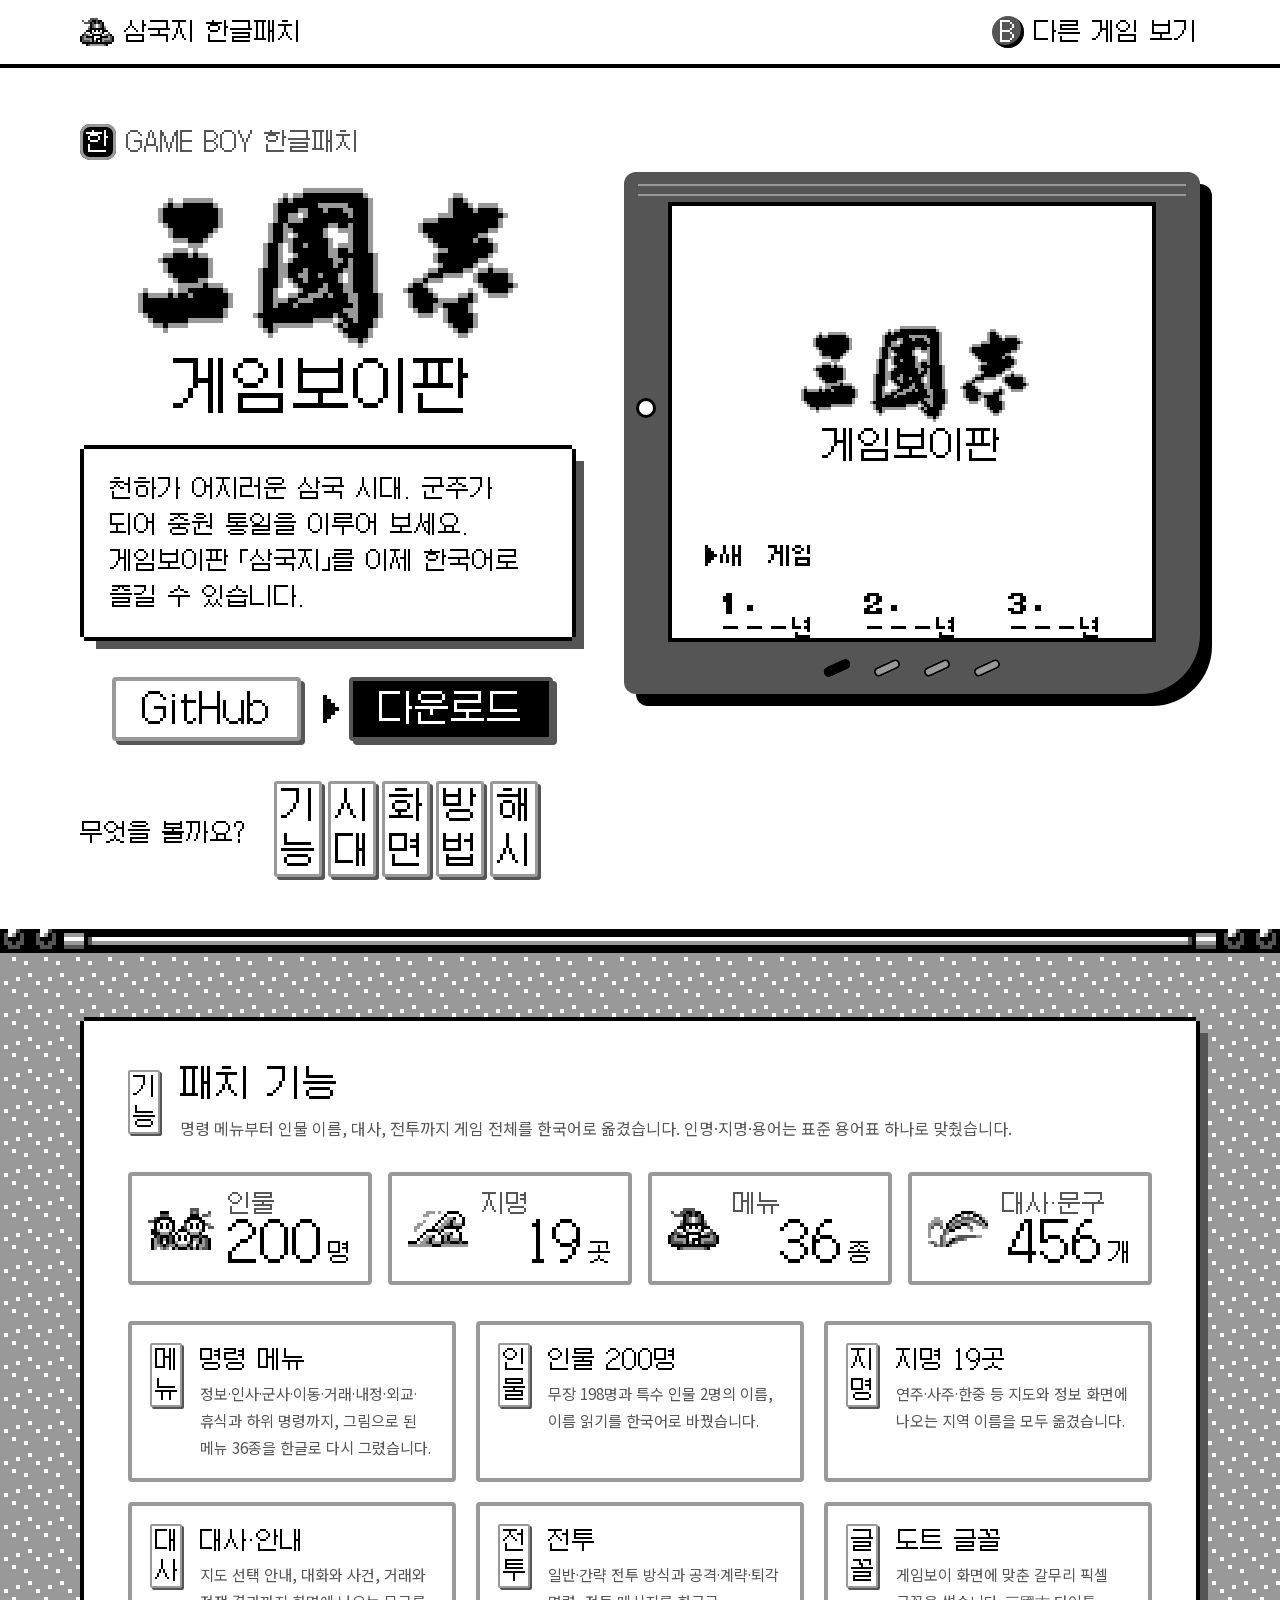
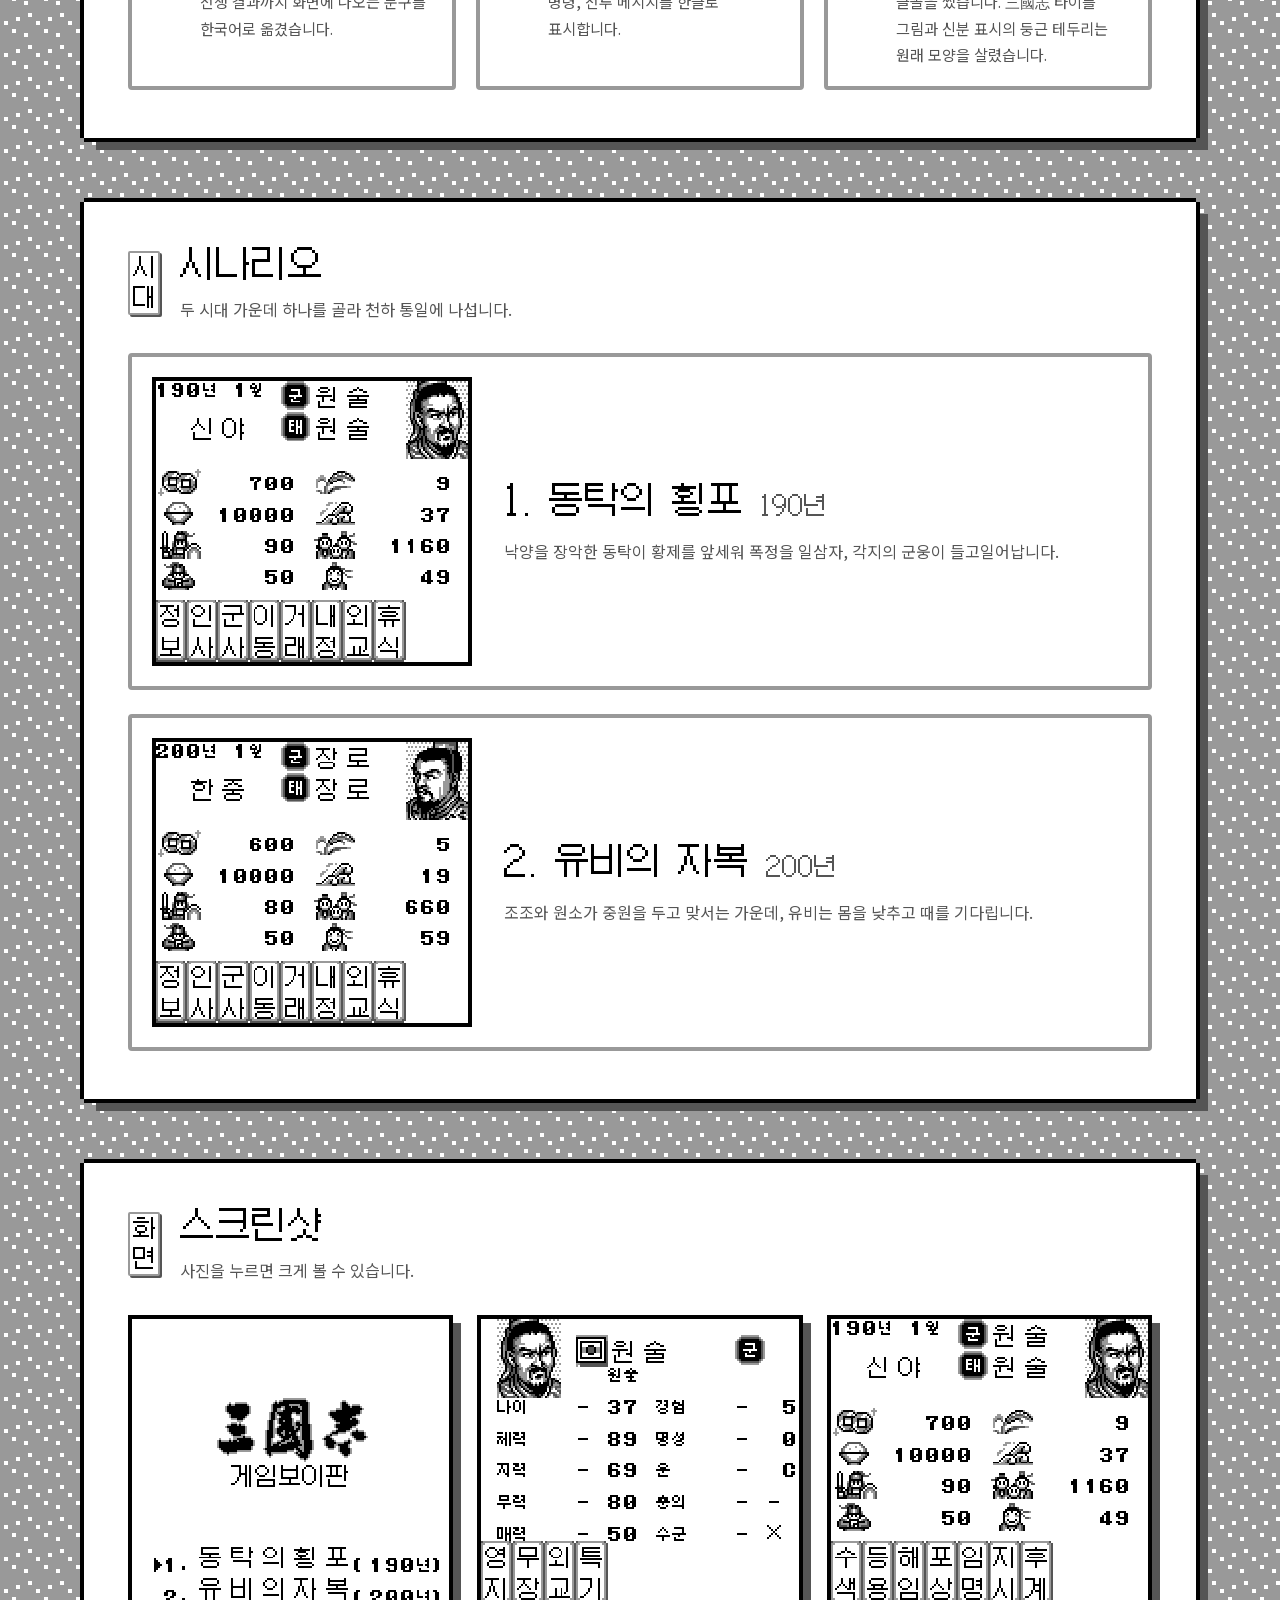
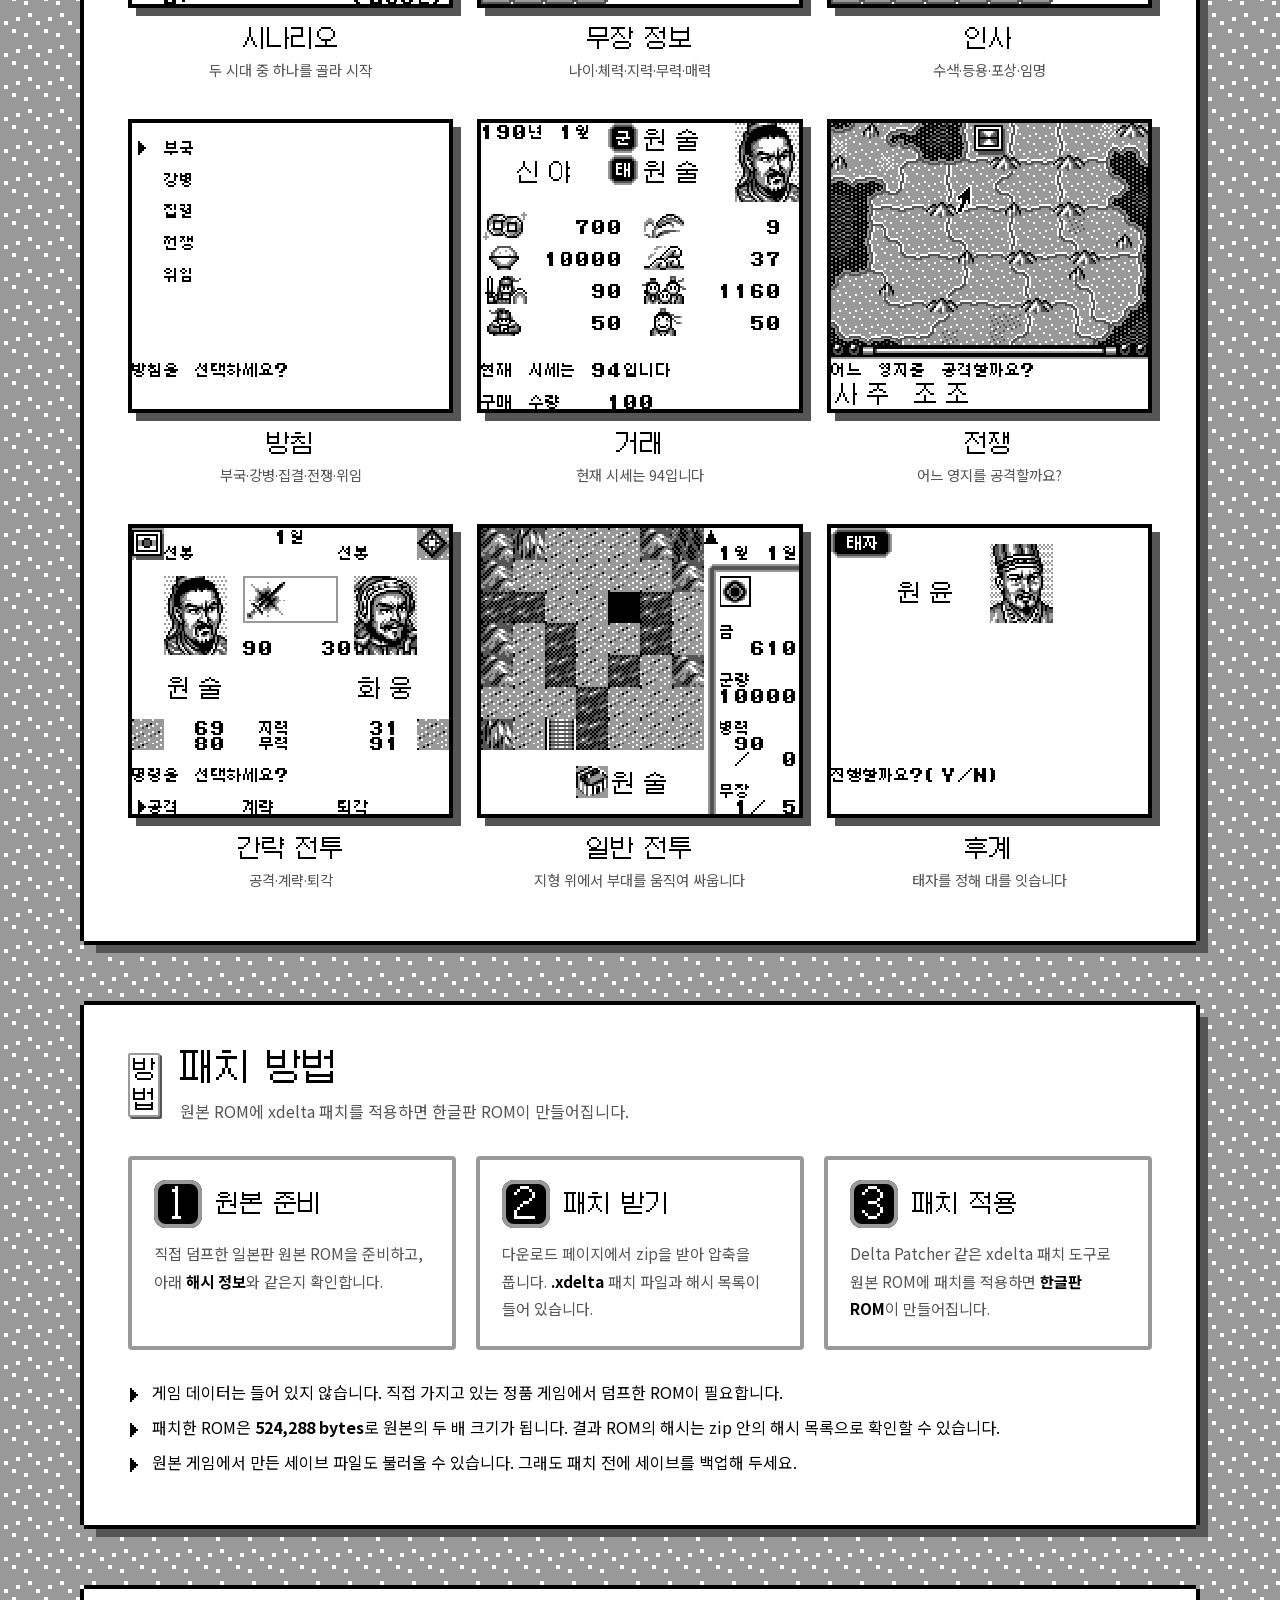
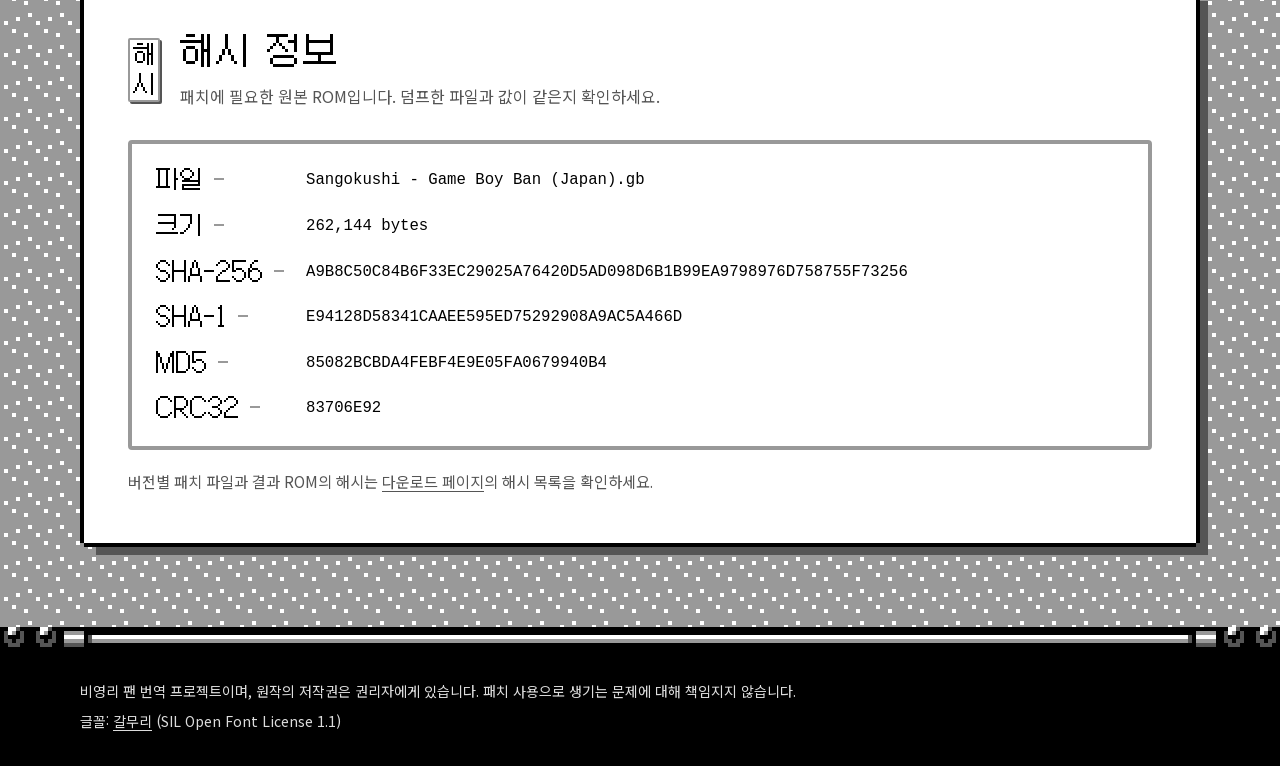
<file: gb-sangokushi-kr/index.html>
<!doctype html>
<html lang="ko">
<head>
  <meta charset="utf-8">
  <meta name="viewport" content="width=device-width, initial-scale=1">
  <meta name="color-scheme" content="light">
  <title>삼국지 한글패치 - 三國志 게임보이판 (GAME BOY)</title>
  <meta name="description" content="게임보이 역사 시뮬레이션 「삼국지 게임보이판」 한글패치. 명령 메뉴 36종, 인물 200명, 지명 19곳과 대사·전투 메시지를 한국어로 옮겼습니다.">
  <link rel="canonical" href="https://rnrmfdlapdlf.github.io/gb-sangokushi-kr/">
  <meta property="og:type" content="website">
  <meta property="og:site_name" content="rnrmfdlapdlf의 프로젝트">
  <meta property="og:title" content="삼국지 게임보이판 한글패치">
  <meta property="og:description" content="게임보이 「삼국지」 한글패치. 명령 메뉴·인물·지명·대사·전투 메시지 한글화.">
  <meta property="og:url" content="https://rnrmfdlapdlf.github.io/gb-sangokushi-kr/">
  <meta property="og:image" content="https://raw.githubusercontent.com/rnrmfdlapdlf/gb-sangokushi-kr/main/samples/sample1.jpg">
  <meta property="og:image:width" content="640">
  <meta property="og:image:height" content="576">
  <meta name="twitter:card" content="summary_large_image">
  <link rel="icon" type="image/svg+xml" href="data:image/svg+xml,%3Csvg xmlns='http://www.w3.org/2000/svg' viewBox='0 0 16 16' shape-rendering='crispEdges'%3E%3Crect x='1' y='1' width='14' height='14' fill='%23fff' stroke='%23000' stroke-width='2'/%3E%3Cpath d='M5 4h6v2H5zM6 7h4v2H6zM3 10h10v3H3z' fill='%23000'/%3E%3C/svg%3E">
  <link rel="stylesheet" href="../assets/fonts/galmuri.css">
  <link rel="stylesheet" href="../assets/fonts/noto-sans-kr.css">
  <style>
    /* 게임보이 화면의 4단계 회색만 씁니다: 흰색 · 밝은 회색 · 어두운 회색 · 검정.
       장식은 게임 화면(타이틀, 명령 타일, 전략 지도, 상태 아이콘, 선택 커서)에서 잘라낸 1배 그림을
       정수배로 확대해 씁니다. 글꼴은 패치가 게임 안에서 쓰는 갈무리11(/assets/fonts)이며,
       12px 격자 글꼴이라 12px의 정수배(24·36·48px)로만 씁니다. */
    :root {
      color-scheme: light;
      --c0:#ffffff; --c1:#999999; --c2:#555555; --c3:#000000;
      --pixel:"Galmuri11", "Noto Sans KR", monospace;
      --body:"Noto Sans KR", "Malgun Gothic", "Apple SD Gothic Neo", sans-serif;
      --mono:ui-monospace, "Cascadia Mono", Consolas, "D2Coding", monospace;
    }
    * { box-sizing:border-box; }
    html { scroll-behavior:smooth; }
    body { margin:0; color:var(--c3); background:var(--c0); font:400 1rem/1.8 var(--body); font-synthesis:none; image-rendering:pixelated; word-break:keep-all; }
    a { color:inherit; text-decoration:none; }
    button { font:inherit; color:inherit; cursor:pointer; }
    img { max-width:100%; }
    a:focus-visible, button:focus-visible, .screen-wrap:focus-visible { outline:4px dashed var(--c3); outline-offset:4px; }
    .wrap { width:min(1120px, calc(100% - 40px)); margin-inline:auto; }
    .pixel { font-family:var(--pixel); font-weight:normal; }

    /* 게임 창: 검정 테두리(모서리 1픽셀 깎음) + 어두운 회색 그림자 */
    .win { position:relative; background:var(--c0); margin:4px;
      box-shadow:0 -4px 0 var(--c3), 0 4px 0 var(--c3), -4px 0 0 var(--c3), 4px 0 0 var(--c3), 12px 12px 0 var(--c2); }

    /* 명령 타일: 게임 하단 명령 메뉴(16×32 타일, 글자 두 개를 세로로).
       세로쓰기 모드는 갈무리의 세로 글자 칸이 커서 넘치므로,
       안쪽 폭을 글자 하나 크기로 두고 한 줄에 한 글자씩 15칸 간격으로 쌓습니다. (안쪽 높이 30칸 = 2줄)
       갈무리 글자는 오른쪽에만 여백이 있어서, 가운데 자리(왼쪽 1칸)보다 1px 오른쪽에 둡니다. */
    .tile { --s:2px; display:inline-block; flex-shrink:0; width:calc(var(--s) * 16); height:calc(var(--s) * 32); padding:0 0 0 calc(var(--s) + 1px); overflow:hidden; background:var(--c0); border:var(--s) solid var(--c1); border-radius:var(--s); box-shadow:var(--s) var(--s) 0 var(--c2); font:calc(var(--s) * 12)/calc(var(--s) * 15) var(--pixel); color:var(--c3); text-align:left; word-break:break-all; }
    .tile.big { --s:3px; }
    a.tile:hover, a.tile:focus-visible { background:var(--c3); color:var(--c0); border-color:var(--c2); }

    /* 선택 커서 ▶ (타이틀 화면의 커서 그림) */
    @keyframes blink { 50% { opacity:0; } }
    .cursor { display:inline-block; width:16px; height:28px; background:url("assets/cursor.png") 0 0/100% 100%; }

    /* B 버튼 */
    .btn-b { display:inline-flex; align-items:center; gap:10px; padding:4px 2px; border:0; background:none; font:24px/1 var(--pixel); white-space:nowrap; }
    .key { display:inline-grid; place-items:center; width:32px; height:32px; border-radius:50%; background:var(--c2); box-shadow:inset -3px -3px 0 var(--c3); color:var(--c0); font:24px/1 var(--pixel); }
    .btn-b:hover .key, .btn-b:focus-visible .key { background:var(--c3); }
    .btn-b .short { display:none; }

    /* 상단 바 */
    .topbar { position:sticky; top:0; z-index:10; background:var(--c0); border-bottom:4px solid var(--c3); }
    .topbar-inner { min-height:64px; display:flex; align-items:center; justify-content:space-between; gap:12px; }
    .logo-mini { display:flex; align-items:center; gap:10px; font:24px/1 var(--pixel); white-space:nowrap; }
    .logo-mini img { width:34px; height:28px; }

    /* 히어로: 타이틀 화면처럼 흰 바탕 */
    .hero { background:var(--c0); }
    .hero-inner { display:grid; grid-template-columns:minmax(0, 1fr) auto; gap:48px; align-items:center; padding:56px 0 40px; }
    .eyebrow { display:flex; align-items:center; gap:10px; margin:0 0 28px; font:24px/1 var(--pixel); color:var(--c2); }
    /* 신분 표시(군·태) 모양의 검은 둥근 배지 */
    .badge { display:inline-grid; place-items:center; min-width:36px; height:36px; padding:0 6px; border-radius:10px; background:var(--c3); box-shadow:inset 0 0 0 3px var(--c1); color:var(--c0); font:24px/1 var(--pixel); }
    /* 로고는 소개 창 폭(왼쪽 열)의 가운데에 */
    .hero-copy { width:100%; max-width:584px; }
    .logo { margin:0; line-height:0; text-align:center; }
    .logo img { width:380px; height:auto; }
    .msg { max-width:576px; margin:36px 4px 0; padding:22px 26px; font:24px/1.5 var(--pixel); }
    .msg p { margin:0; }

    /* 타이틀 메뉴: 마우스를 올린 항목에 커서 */
    .title-menu { display:flex; flex-wrap:wrap; gap:20px 48px; margin:40px 0 0; padding:0 0 0 32px; list-style:none; }
    .opt { position:relative; display:inline-flex; align-items:center; min-height:64px; padding:0 26px; background:var(--c0); border:4px solid var(--c1); border-radius:4px; box-shadow:4px 4px 0 var(--c2); font:36px/1 var(--pixel); white-space:nowrap; transition:transform .1s steps(2); }
    .opt.primary { background:var(--c3); border-color:var(--c2); color:var(--c0); }
    .opt .cursor { position:absolute; left:-30px; top:50%; margin-top:-14px; visibility:hidden; animation:blink 1s steps(1) infinite; }
    .opt:hover, .opt:focus-visible { transform:translate(2px, 2px); box-shadow:2px 2px 0 var(--c2); }
    .opt:hover .cursor, .opt:focus-visible .cursor,
    .title-menu:not(:hover):not(:focus-within) .primary .cursor { visibility:visible; }

    /* 게임보이 화면 */
    .gb { position:relative; width:576px; max-width:100%; padding:30px 44px 52px; background:var(--c2); border-radius:12px 12px 60px 12px; box-shadow:12px 12px 0 var(--c3); }
    .gb::before { content:""; position:absolute; left:14px; right:14px; top:12px; height:8px; border-block:2px solid var(--c1); }
    .gb-led { position:absolute; left:15px; top:44%; width:14px; height:14px; border-radius:50%; background:var(--c0); box-shadow:0 0 0 3px var(--c3); }
    .screen-wrap { position:relative; border:4px solid var(--c3); background:var(--c0); }
    .screen { position:relative; aspect-ratio:160/144; overflow:hidden; }
    .slide { position:absolute; inset:0; width:100%; height:100%; opacity:0; transition:opacity .36s steps(3, end); }
    .slide.is-active { opacity:1; }
    /* 셀렉트·스타트 모양의 사진 선택 단추 */
    .dots { position:absolute; left:0; right:0; bottom:8px; display:flex; justify-content:center; gap:6px; }
    .dot { width:44px; height:36px; padding:0; border:0; background:none; display:grid; place-items:center; }
    .dot span { width:28px; height:10px; border-radius:5px; background:var(--c1); transform:rotate(-25deg); box-shadow:inset 0 0 0 2px var(--c3); }
    .dot.is-active span { background:var(--c3); }

    /* 명령 메뉴 (페이지 안 이동) */
    .cmd { display:flex; flex-wrap:wrap; align-items:center; gap:14px 28px; padding:0 0 44px; }
    .cmd p { margin:0; font:24px/1 var(--pixel); }
    .cmdbar { display:flex; gap:6px; margin:0; padding:0; list-style:none; }

    /* 지도 아래 테두리 띠 */
    .rail { height:24px; background:url("assets/rail-l.png") left top/96px 24px no-repeat, url("assets/rail-r.png") right top/96px 24px no-repeat, url("assets/rail-m.png") left top/32px 24px repeat-x; }

    /* 본문 바탕: 전략 지도의 땅 무늬 */
    .field { padding:64px 0 80px; background:var(--c1) url("assets/land.png") 0 0/32px 32px; }
    section.block { padding:40px 44px 48px; scroll-margin-top:88px; }
    section.block + section.block { margin-top:64px; }
    .block-head { display:flex; align-items:center; gap:20px; margin:0 0 30px; }
    .section-title { margin:0; font:36px/1.3 var(--pixel); }
    .section-lead { margin:6px 0 0; color:var(--c2); }

    /* 상태 표시: 메인 화면의 아이콘 + 숫자 */
    .status { display:grid; grid-template-columns:repeat(4, minmax(0, 1fr)); gap:16px; margin:0 0 36px; padding:0; list-style:none; }
    .stat { display:flex; align-items:center; gap:14px; padding:14px 16px; border:4px solid var(--c1); border-radius:4px; }
    .stat img { flex-shrink:0; }
    .stat-text { display:flex; flex-direction:column; flex:1; min-width:0; }
    .stat-label { font:24px/1.2 var(--pixel); color:var(--c2); }
    .stat-value { font:48px/1 var(--pixel); text-align:right; }
    .stat-value small { margin-left:4px; font-size:24px; }

    /* 패치 기능 */
    .features { display:grid; grid-template-columns:repeat(3, minmax(0, 1fr)); gap:20px; margin:0; padding:0; list-style:none; }
    .feature { display:flex; gap:18px; align-items:flex-start; padding:18px; border:4px solid var(--c1); border-radius:4px; }
    .feature h3 { margin:2px 0 4px; font:24px/1.3 var(--pixel); }
    .feature p { margin:0; font-size:.95rem; line-height:1.75; color:var(--c2); }

    /* 시나리오: 게임의 시나리오 선택 목록 */
    .scenarios { display:grid; gap:24px; margin:0; padding:0; list-style:none; }
    .scenario { display:grid; grid-template-columns:auto minmax(0, 1fr); gap:32px; align-items:center; padding:20px; border:4px solid var(--c1); border-radius:4px; }
    .scenario img { display:block; width:320px; height:auto; border:4px solid var(--c3); }
    .scenario h3 { position:relative; display:flex; flex-wrap:wrap; align-items:baseline; gap:4px 16px; margin:0; font:36px/1.3 var(--pixel); }
    .scenario h3 .cursor { position:absolute; left:-26px; top:50%; margin-top:-14px; visibility:hidden; animation:blink 1s steps(1) infinite; }
    .scenario:hover h3 .cursor { visibility:visible; }
    .scenario .year { font-size:24px; color:var(--c2); }
    .scenario p { margin:12px 0 0; color:var(--c2); }

    /* 스크린샷 */
    .shots { display:grid; grid-template-columns:repeat(3, minmax(0, 1fr)); gap:36px 24px; margin:0; padding:0; list-style:none; }
    .shot { margin:0; text-align:center; }
    .shot button { display:block; width:max-content; max-width:100%; margin:0 auto; padding:0; border:4px solid var(--c3); background:var(--c0); box-shadow:8px 8px 0 var(--c2); transition:transform .1s steps(2), box-shadow .1s steps(2); }
    .shot button:hover { transform:translate(4px, 4px); box-shadow:4px 4px 0 var(--c2); }
    .shot img { display:block; width:320px; height:auto; }
    .shot figcaption { margin-top:16px; }
    .shot b { display:block; font:24px/1.3 var(--pixel); font-weight:normal; }
    .shot small { display:block; margin-top:2px; font-size:.9rem; color:var(--c2); }

    /* 패치 방법 */
    .steps { display:grid; grid-template-columns:repeat(3, minmax(0, 1fr)); gap:20px; margin:0; padding:0; list-style:none; counter-reset:step; }
    .step { padding:20px 22px 24px; border:4px solid var(--c1); border-radius:4px; counter-increment:step; }
    .step h3 { display:flex; align-items:center; gap:14px; margin:0 0 12px; font:24px/1.3 var(--pixel); }
    .step h3::before { content:counter(step); display:inline-grid; place-items:center; width:48px; height:48px; border-radius:12px; background:var(--c3); box-shadow:inset 0 0 0 4px var(--c1); color:var(--c0); font:36px/1 var(--pixel); }
    .step p { margin:0; font-size:.95rem; color:var(--c2); }
    .step b, .notes b { color:var(--c3); }
    .notes { margin:28px 0 0; padding:0; list-style:none; }
    .notes li { position:relative; padding-left:24px; }
    .notes li + li { margin-top:6px; }
    .notes li::before { content:""; position:absolute; left:2px; top:.62em; width:8px; height:14px; background:url("assets/cursor.png") 0 0/100% 100%; }
    .notes a, .hash-note a { text-decoration:underline; text-underline-offset:3px; }

    /* 해시 정보: 무장 정보 화면의 「항목 - 값」 목록 */
    .hash { display:grid; grid-template-columns:max-content minmax(0, 1fr); gap:12px 20px; margin:0; padding:20px 24px; border:4px solid var(--c1); border-radius:4px; }
    .hash dt { font:24px/1.4 var(--pixel); }
    .hash dt::after { content:" -"; color:var(--c1); }
    .hash dd { margin:0; align-self:center; font:500 .98rem/1.5 var(--mono); overflow-wrap:anywhere; }
    .hash-note { margin:18px 0 0; font-size:.95rem; color:var(--c2); }

    /* 크게 보기 */
    dialog.viewer { width:min(648px, calc(100% - 24px)); max-height:calc(100% - 24px); padding:0; border:4px solid var(--c3); border-radius:0; background:var(--c0); box-shadow:12px 12px 0 var(--c2); }
    dialog.viewer::backdrop { background:#000000c0; }
    dialog.viewer img { display:block; width:100%; height:auto; }
    .viewer-bar { display:flex; align-items:center; justify-content:space-between; gap:12px; padding:8px 12px 8px 16px; border-top:4px solid var(--c3); font:24px/1.3 var(--pixel); }

    /* 하단: 엔딩 화면처럼 검정 */
    footer { background:var(--c3); color:var(--c0); }
    footer .wrap { padding:28px 0 32px; }
    footer p { margin:0; font-size:.88rem; color:#dddddd; }
    footer p + p { margin-top:4px; }
    footer a { text-decoration:underline; text-underline-offset:3px; }

    @media (max-width:1100px) {
      /* 한 줄 배치에서는 타이틀 화면처럼 가운데로 */
      .hero-inner { grid-template-columns:minmax(0, 1fr); justify-items:center; gap:56px; }
      .eyebrow { justify-content:center; }
      .msg { width:calc(100% - 8px); margin-inline:auto; }
      .title-menu { justify-content:center; padding-left:0; }
      .cmd { justify-content:center; }
      .status { grid-template-columns:repeat(2, minmax(0, 1fr)); }
    }
    @media (max-width:980px) {
      .features { grid-template-columns:repeat(2, minmax(0, 1fr)); }
      .shots { grid-template-columns:repeat(2, minmax(0, 1fr)); }
      .steps { grid-template-columns:1fr; max-width:620px; }
    }
    @media (max-width:760px) {
      .scenario { grid-template-columns:1fr; justify-items:start; gap:20px; }
      .scenario img { max-width:100%; }
    }
    @media (max-width:640px) {
      .wrap { width:calc(100% - 32px); }
      .btn-b .long { display:none; }
      .btn-b .short { display:inline; }
      .hero-inner { padding:36px 0 32px; }
      .logo img { width:304px; }
      .msg { padding:18px; }
      .title-menu { gap:20px 40px; }
      .opt { min-height:56px; padding:0 18px; font-size:24px; }
      .gb { padding:26px 30px 48px; border-radius:10px 10px 44px 10px; }
      .gb-led { left:9px; width:12px; height:12px; }
      .field { padding:40px 0 56px; }
      section.block { padding:28px 20px 32px; }
      section.block + section.block { margin-top:48px; }
      .block-head { align-items:flex-start; gap:16px; }
      .status { gap:12px; }
      .stat { flex-direction:column; align-items:flex-start; gap:10px; padding:12px 14px; }
      .stat-text { width:100%; }
      .features, .shots { grid-template-columns:1fr; }
      .hash { grid-template-columns:1fr; gap:2px; padding:16px 18px; }
      .hash dd + dt { margin-top:10px; }
    }
    @media (max-width:380px) {
      .logo img { width:228px; }
    }
    @media (max-width:340px) {
      .logo-mini span { display:none; }
    }
    @media (prefers-reduced-motion:reduce) { *, *::before, *::after { transition:none !important; animation:none !important; } html { scroll-behavior:auto; } }
  </style>
</head>
<body>
  <header class="topbar">
    <div class="wrap topbar-inner">
      <a class="logo-mini" href="#top" aria-label="맨 위로"><img src="assets/icon-general.png" alt="" width="17" height="14"><span>삼국지 한글패치</span></a>
      <a class="btn-b" href="/" aria-label="다른 게임 보기"><span class="key" aria-hidden="true">B</span><span class="long">다른 게임 보기</span><span class="short" aria-hidden="true">목록</span></a>
    </div>
  </header>

  <main id="top">
    <section class="hero" aria-labelledby="game-title">
      <div class="wrap hero-inner">
        <div class="hero-copy">
          <p class="eyebrow"><span class="badge" aria-hidden="true">한</span>GAME BOY 한글패치</p>
          <h1 class="logo" id="game-title"><img src="assets/logo.png" alt="三國志 게임보이판" width="76" height="45"></h1>
          <div class="win msg">
            <p>천하가 어지러운 삼국 시대. 군주가 되어 중원 통일을 이루어 보세요. 게임보이판 「삼국지」를 이제 한국어로 즐길 수 있습니다.</p>
          </div>
          <ul class="title-menu">
            <li><a class="opt" href="https://github.com/rnrmfdlapdlf/gb-sangokushi-kr" target="_blank" rel="noopener noreferrer" aria-label="GitHub 저장소 (새 탭)"><span class="cursor" aria-hidden="true"></span>GitHub</a></li>
            <li><a class="opt primary" href="https://github.com/rnrmfdlapdlf/gb-sangokushi-kr/releases" target="_blank" rel="noopener noreferrer" aria-label="다운로드 페이지 (새 탭)"><span class="cursor" aria-hidden="true"></span>다운로드</a></li>
          </ul>
        </div>

        <div class="gb">
          <span class="gb-led" aria-hidden="true"></span>
          <div class="screen-wrap" role="group" aria-roledescription="슬라이드쇼" aria-label="한글패치 게임 화면" tabindex="0">
            <div class="screen">
              <img class="slide is-active" src="images/title.png" alt="한글 부제 「게임보이판」과 새 게임 메뉴가 보이는 타이틀 화면" width="160" height="144" fetchpriority="high">
              <img class="slide" src="images/main.png" alt="190년 원술 세력의 메인 화면과 한글 명령 메뉴" width="160" height="144" loading="lazy" aria-hidden="true">
              <img class="slide" src="images/map-gather.png" alt="「어느 영지에 집결할까요?」라고 묻는 전략 지도" width="160" height="144" loading="lazy" aria-hidden="true">
              <img class="slide" src="images/battle-fate.png" alt="원술과 화웅이 맞붙은 간략 전투 화면" width="160" height="144" loading="lazy" aria-hidden="true">
            </div>
          </div>
          <div class="dots" aria-label="화면 선택">
            <button class="dot is-active" type="button" aria-label="화면 1 보기" aria-pressed="true"><span></span></button><button class="dot" type="button" aria-label="화면 2 보기" aria-pressed="false"><span></span></button><button class="dot" type="button" aria-label="화면 3 보기" aria-pressed="false"><span></span></button><button class="dot" type="button" aria-label="화면 4 보기" aria-pressed="false"><span></span></button>
          </div>
        </div>
      </div>

      <nav class="wrap cmd" aria-label="페이지 안 메뉴">
        <p aria-hidden="true">무엇을 볼까요?</p>
        <ul class="cmdbar">
          <li><a class="tile big" href="#features">기능</a></li>
          <li><a class="tile big" href="#scenario">시대</a></li>
          <li><a class="tile big" href="#shots">화면</a></li>
          <li><a class="tile big" href="#how">방법</a></li>
          <li><a class="tile big" href="#hash">해시</a></li>
        </ul>
      </nav>
      <div class="rail" aria-hidden="true"></div>
    </section>

    <div class="field">
      <div class="wrap">
        <section class="block win" id="features" aria-labelledby="features-title">
          <div class="block-head">
            <span class="tile" aria-hidden="true">기능</span>
            <div>
              <h2 class="section-title" id="features-title">패치 기능</h2>
              <p class="section-lead">명령 메뉴부터 인물 이름, 대사, 전투까지 게임 전체를 한국어로 옮겼습니다. 인명·지명·용어는 표준 용어표 하나로 맞췄습니다.</p>
            </div>
          </div>
          <ul class="status" aria-label="패치 규모">
            <li class="stat"><img src="assets/icon-people.png" alt="" width="66" height="42"><span class="stat-text"><span class="stat-label">인물</span><span class="stat-value">200<small>명</small></span></span></li>
            <li class="stat"><img src="assets/icon-land.png" alt="" width="60" height="36"><span class="stat-text"><span class="stat-label">지명</span><span class="stat-value">19<small>곳</small></span></span></li>
            <li class="stat"><img src="assets/icon-general.png" alt="" width="51" height="42"><span class="stat-text"><span class="stat-label">메뉴</span><span class="stat-value">36<small>종</small></span></span></li>
            <li class="stat"><img src="assets/icon-train.png" alt="" width="60" height="36"><span class="stat-text"><span class="stat-label">대사·문구</span><span class="stat-value">456<small>개</small></span></span></li>
          </ul>
          <ul class="features">
            <li class="feature"><span class="tile" aria-hidden="true">메뉴</span><div><h3>명령 메뉴</h3><p>정보·인사·군사·이동·거래·내정·외교·휴식과 하위 명령까지, 그림으로 된 메뉴 36종을 한글로 다시 그렸습니다.</p></div></li>
            <li class="feature"><span class="tile" aria-hidden="true">인물</span><div><h3>인물 200명</h3><p>무장 198명과 특수 인물 2명의 이름, 이름 읽기를 한국어로 바꿨습니다.</p></div></li>
            <li class="feature"><span class="tile" aria-hidden="true">지명</span><div><h3>지명 19곳</h3><p>연주·사주·한중 등 지도와 정보 화면에 나오는 지역 이름을 모두 옮겼습니다.</p></div></li>
            <li class="feature"><span class="tile" aria-hidden="true">대사</span><div><h3>대사·안내</h3><p>지도 선택 안내, 대화와 사건, 거래와 전쟁 결과까지 화면에 나오는 문구를 한국어로 옮겼습니다.</p></div></li>
            <li class="feature"><span class="tile" aria-hidden="true">전투</span><div><h3>전투</h3><p>일반·간략 전투 방식과 공격·계략·퇴각 명령, 전투 메시지를 한글로 표시합니다.</p></div></li>
            <li class="feature"><span class="tile" aria-hidden="true">글꼴</span><div><h3>도트 글꼴</h3><p>게임보이 화면에 맞춘 갈무리 픽셀 글꼴을 썼습니다. 三國志 타이틀 그림과 신분 표시의 둥근 테두리는 원래 모양을 살렸습니다.</p></div></li>
          </ul>
        </section>

        <section class="block win" id="scenario" aria-labelledby="scenario-title">
          <div class="block-head">
            <span class="tile" aria-hidden="true">시대</span>
            <div>
              <h2 class="section-title" id="scenario-title">시나리오</h2>
              <p class="section-lead">두 시대 가운데 하나를 골라 천하 통일에 나섭니다.</p>
            </div>
          </div>
          <ol class="scenarios">
            <li class="scenario">
              <img src="images/main.png" alt="190년 시나리오의 원술 세력 메인 화면" width="160" height="144" loading="lazy">
              <div>
                <h3><span class="cursor" aria-hidden="true"></span>1. 동탁의 횡포<span class="year">190년</span></h3>
                <p>낙양을 장악한 동탁이 황제를 앞세워 폭정을 일삼자, 각지의 군웅이 들고일어납니다.</p>
              </div>
            </li>
            <li class="scenario">
              <img src="images/scenario2.png" alt="200년 시나리오의 장로 세력 메인 화면" width="160" height="144" loading="lazy">
              <div>
                <h3><span class="cursor" aria-hidden="true"></span>2. 유비의 자복<span class="year">200년</span></h3>
                <p>조조와 원소가 중원을 두고 맞서는 가운데, 유비는 몸을 낮추고 때를 기다립니다.</p>
              </div>
            </li>
          </ol>
        </section>

        <section class="block win" id="shots" aria-labelledby="shots-title">
          <div class="block-head">
            <span class="tile" aria-hidden="true">화면</span>
            <div>
              <h2 class="section-title" id="shots-title">스크린샷</h2>
              <p class="section-lead">사진을 누르면 크게 볼 수 있습니다.</p>
            </div>
          </div>
          <ul class="shots">
            <li><figure class="shot"><button type="button" data-full="images/scenario.png"><img src="images/scenario.png" alt="동탁의 횡포와 유비의 자복 중 하나를 고르는 시나리오 선택 화면" width="160" height="144" loading="lazy"></button><figcaption><b>시나리오</b><small>두 시대 중 하나를 골라 시작</small></figcaption></figure></li>
            <li><figure class="shot"><button type="button" data-full="images/officer.png"><img src="images/officer.png" alt="원술의 나이·체력·지력·무력·매력이 보이는 무장 정보 화면" width="160" height="144" loading="lazy"></button><figcaption><b>무장 정보</b><small>나이·체력·지력·무력·매력</small></figcaption></figure></li>
            <li><figure class="shot"><button type="button" data-full="images/personnel.png"><img src="images/personnel.png" alt="수색·등용·해임·포상·임명·지시·후계 명령이 펼쳐진 인사 메뉴" width="160" height="144" loading="lazy"></button><figcaption><b>인사</b><small>수색·등용·포상·임명</small></figcaption></figure></li>
            <li><figure class="shot"><button type="button" data-full="images/policy.png"><img src="images/policy.png" alt="부국·강병·집결·전쟁·위임 중 방침을 고르는 화면" width="160" height="144" loading="lazy"></button><figcaption><b>방침</b><small>부국·강병·집결·전쟁·위임</small></figcaption></figure></li>
            <li><figure class="shot"><button type="button" data-full="images/trade.png"><img src="images/trade.png" alt="「현재 시세는 94입니다」 문구와 구매 수량 입력 화면" width="160" height="144" loading="lazy"></button><figcaption><b>거래</b><small>현재 시세는 94입니다</small></figcaption></figure></li>
            <li><figure class="shot"><button type="button" data-full="images/map-war.png"><img src="images/map-war.png" alt="「어느 영지를 공격할까요?」라고 묻는 전략 지도" width="160" height="144" loading="lazy"></button><figcaption><b>전쟁</b><small>어느 영지를 공격할까요?</small></figcaption></figure></li>
            <li><figure class="shot"><button type="button" data-full="images/battle-simple.png"><img src="images/battle-simple.png" alt="공격·계략·퇴각 명령을 고르는 간략 전투 화면" width="160" height="144" loading="lazy"></button><figcaption><b>간략 전투</b><small>공격·계략·퇴각</small></figcaption></figure></li>
            <li><figure class="shot"><button type="button" data-full="images/battle-normal.png"><img src="images/battle-normal.png" alt="지형 위에서 부대를 움직이는 일반 전투 화면" width="160" height="144" loading="lazy"></button><figcaption><b>일반 전투</b><small>지형 위에서 부대를 움직여 싸웁니다</small></figcaption></figure></li>
            <li><figure class="shot"><button type="button" data-full="images/heir.png"><img src="images/heir.png" alt="태자 원윤을 후계로 정할지 묻는 화면" width="160" height="144" loading="lazy"></button><figcaption><b>후계</b><small>태자를 정해 대를 잇습니다</small></figcaption></figure></li>
          </ul>
        </section>

        <section class="block win" id="how" aria-labelledby="how-title">
          <div class="block-head">
            <span class="tile" aria-hidden="true">방법</span>
            <div>
              <h2 class="section-title" id="how-title">패치 방법</h2>
              <p class="section-lead">원본 ROM에 xdelta 패치를 적용하면 한글판 ROM이 만들어집니다.</p>
            </div>
          </div>
          <ol class="steps">
            <li class="step"><h3>원본 준비</h3><p>직접 덤프한 일본판 원본 ROM을 준비하고, 아래 <b>해시 정보</b>와 같은지 확인합니다.</p></li>
            <li class="step"><h3>패치 받기</h3><p>다운로드 페이지에서 zip을 받아 압축을 풉니다. <b>.xdelta</b> 패치 파일과 해시 목록이 들어 있습니다.</p></li>
            <li class="step"><h3>패치 적용</h3><p>Delta Patcher 같은 xdelta 패치 도구로 원본 ROM에 패치를 적용하면 <b>한글판 ROM</b>이 만들어집니다.</p></li>
          </ol>
          <ul class="notes">
            <li>게임 데이터는 들어 있지 않습니다. 직접 가지고 있는 정품 게임에서 덤프한 ROM이 필요합니다.</li>
            <li>패치한 ROM은 <b>524,288 bytes</b>로 원본의 두 배 크기가 됩니다. 결과 ROM의 해시는 zip 안의 해시 목록으로 확인할 수 있습니다.</li>
            <li>원본 게임에서 만든 세이브 파일도 불러올 수 있습니다. 그래도 패치 전에 세이브를 백업해 두세요.</li>
          </ul>
        </section>

        <section class="block win" id="hash" aria-labelledby="hash-title">
          <div class="block-head">
            <span class="tile" aria-hidden="true">해시</span>
            <div>
              <h2 class="section-title" id="hash-title">해시 정보</h2>
              <p class="section-lead">패치에 필요한 원본 ROM입니다. 덤프한 파일과 값이 같은지 확인하세요.</p>
            </div>
          </div>
          <dl class="hash">
            <dt>파일</dt><dd>Sangokushi - Game Boy Ban (Japan).gb</dd>
            <dt>크기</dt><dd>262,144 bytes</dd>
            <dt>SHA-256</dt><dd>A9B8C50C84B6F33EC29025A76420D5AD098D6B1B99EA9798976D758755F73256</dd>
            <dt>SHA-1</dt><dd>E94128D58341CAAEE595ED75292908A9AC5A466D</dd>
            <dt>MD5</dt><dd>85082BCBDA4FEBF4E9E05FA0679940B4</dd>
            <dt>CRC32</dt><dd>83706E92</dd>
          </dl>
          <p class="hash-note">버전별 패치 파일과 결과 ROM의 해시는 <a href="https://github.com/rnrmfdlapdlf/gb-sangokushi-kr/releases" target="_blank" rel="noopener noreferrer">다운로드 페이지</a>의 해시 목록을 확인하세요.</p>
        </section>
      </div>
    </div>
  </main>

  <dialog class="viewer" id="viewer" aria-label="스크린샷 크게 보기">
    <img id="viewer-image" src="images/scenario.png" alt="" width="160" height="144">
    <div class="viewer-bar"><span id="viewer-caption"></span><button class="btn-b" type="button" id="viewer-close"><span class="key" aria-hidden="true">B</span>닫기</button></div>
  </dialog>

  <footer>
    <div class="rail" aria-hidden="true"></div>
    <div class="wrap">
      <p>비영리 팬 번역 프로젝트이며, 원작의 저작권은 권리자에게 있습니다. 패치 사용으로 생기는 문제에 대해 책임지지 않습니다.</p>
      <p>글꼴: <a href="https://github.com/quiple/galmuri" target="_blank" rel="noopener noreferrer">갈무리</a> (SIL Open Font License 1.1)</p>
    </div>
  </footer>

  <script>
    'use strict';
    // 게임 화면 슬라이드쇼 (5초마다 전환, 마우스를 올리거나 포커스 중에는 멈춤)
    (() => {
      const gb = document.querySelector('.gb');
      const slides = Array.from(gb.querySelectorAll('.slide'));
      const dots = Array.from(gb.querySelectorAll('.dot'));
      let current = 0;
      let paused = false;
      const show = index => {
        current = index;
        slides.forEach((s, i) => { s.classList.toggle('is-active', i === index); s.setAttribute('aria-hidden', String(i !== index)); });
        dots.forEach((d, i) => { d.classList.toggle('is-active', i === index); d.setAttribute('aria-pressed', String(i === index)); });
      };
      dots.forEach((d, i) => d.addEventListener('click', () => show(i)));
      ['mouseenter', 'focusin'].forEach(e => gb.addEventListener(e, () => { paused = true; }));
      ['mouseleave', 'focusout'].forEach(e => gb.addEventListener(e, () => { paused = false; }));
      if (!window.matchMedia('(prefers-reduced-motion: reduce)').matches) {
        window.setInterval(() => { if (!paused && !document.hidden) show((current + 1) % slides.length); }, 5000);
      }
    })();

    // 스크린샷 크게 보기
    (() => {
      const viewer = document.getElementById('viewer');
      const image = document.getElementById('viewer-image');
      const caption = document.getElementById('viewer-caption');
      document.querySelectorAll('.shot button').forEach(button => {
        button.addEventListener('click', () => {
          const figure = button.closest('figure');
          image.src = button.dataset.full;
          image.alt = button.querySelector('img').alt;
          caption.textContent = figure.querySelector('b').textContent;
          if (viewer.showModal) viewer.showModal(); else window.open(button.dataset.full, '_blank');
        });
      });
      document.getElementById('viewer-close').addEventListener('click', () => viewer.close());
      viewer.addEventListener('click', e => { if (e.target === viewer) viewer.close(); });
    })();
  </script>
</body>
</html>
</file>
<file: assets/fonts/galmuri.css>
/*
 * 갈무리11 (Galmuri11, 공용 웹 글꼴)
 *
 * 사용법: 페이지 <head>에
 *   <link rel="stylesheet" href="/assets/fonts/galmuri.css">
 * 를 넣고 font-family: "Galmuri11" 로 씁니다.
 *
 * 12px 격자로 그린 픽셀 글꼴이므로 12px의 정수배(12·24·36·48px)로 써야
 * 픽셀이 또렷합니다. 삼국지 게임보이판 한글패치가 게임 안에서 쓰는 글꼴입니다.
 *
 * 글자 범위: KS X 1001 비한자 전체(한글 2,350자·자모·기호) + 영문·숫자·주요 문장부호.
 * 다시 만들려면 tools/subset_galmuri.py 를 참고하세요. 라이선스: galmuri/OFL.txt (SIL OFL 1.1)
 */
@font-face {
  font-family: "Galmuri11";
  src: url("galmuri/Galmuri11.woff2") format("woff2");
  font-weight: 400;
  font-style: normal;
  font-display: swap;
}
</file>
<file: assets/fonts/noto-sans-kr.css>
/*
 * Noto Sans KR 9개 굵기 (공용 웹 글꼴)
 *
 * 사용법: 페이지 <head>에
 *   <link rel="stylesheet" href="/assets/fonts/noto-sans-kr.css">
 * 를 넣고 font-family: "Noto Sans KR" 과 font-weight(100~900)로 씁니다.
 * 브라우저는 페이지에서 실제로 쓰는 굵기 파일만 내려받습니다.
 *
 * 글자 범위: KS X 1001 비한자 전체(한글 2,350자·자모·기호) + 영문·숫자·주요 문장부호.
 * 다시 만들려면 tools/subset_noto.py 를 참고하세요. 라이선스: noto-sans-kr/OFL.txt (SIL OFL 1.1)
 */
@font-face { font-family:"Noto Sans KR"; src:url("noto-sans-kr/NotoSansKR-Thin.woff2") format("woff2"); font-weight:100; font-style:normal; font-display:swap; }
@font-face { font-family:"Noto Sans KR"; src:url("noto-sans-kr/NotoSansKR-ExtraLight.woff2") format("woff2"); font-weight:200; font-style:normal; font-display:swap; }
@font-face { font-family:"Noto Sans KR"; src:url("noto-sans-kr/NotoSansKR-Light.woff2") format("woff2"); font-weight:300; font-style:normal; font-display:swap; }
@font-face { font-family:"Noto Sans KR"; src:url("noto-sans-kr/NotoSansKR-Regular.woff2") format("woff2"); font-weight:400; font-style:normal; font-display:swap; }
@font-face { font-family:"Noto Sans KR"; src:url("noto-sans-kr/NotoSansKR-Medium.woff2") format("woff2"); font-weight:500; font-style:normal; font-display:swap; }
@font-face { font-family:"Noto Sans KR"; src:url("noto-sans-kr/NotoSansKR-SemiBold.woff2") format("woff2"); font-weight:600; font-style:normal; font-display:swap; }
@font-face { font-family:"Noto Sans KR"; src:url("noto-sans-kr/NotoSansKR-Bold.woff2") format("woff2"); font-weight:700; font-style:normal; font-display:swap; }
@font-face { font-family:"Noto Sans KR"; src:url("noto-sans-kr/NotoSansKR-ExtraBold.woff2") format("woff2"); font-weight:800; font-style:normal; font-display:swap; }
@font-face { font-family:"Noto Sans KR"; src:url("noto-sans-kr/NotoSansKR-Black.woff2") format("woff2"); font-weight:900; font-style:normal; font-display:swap; }
</file>
